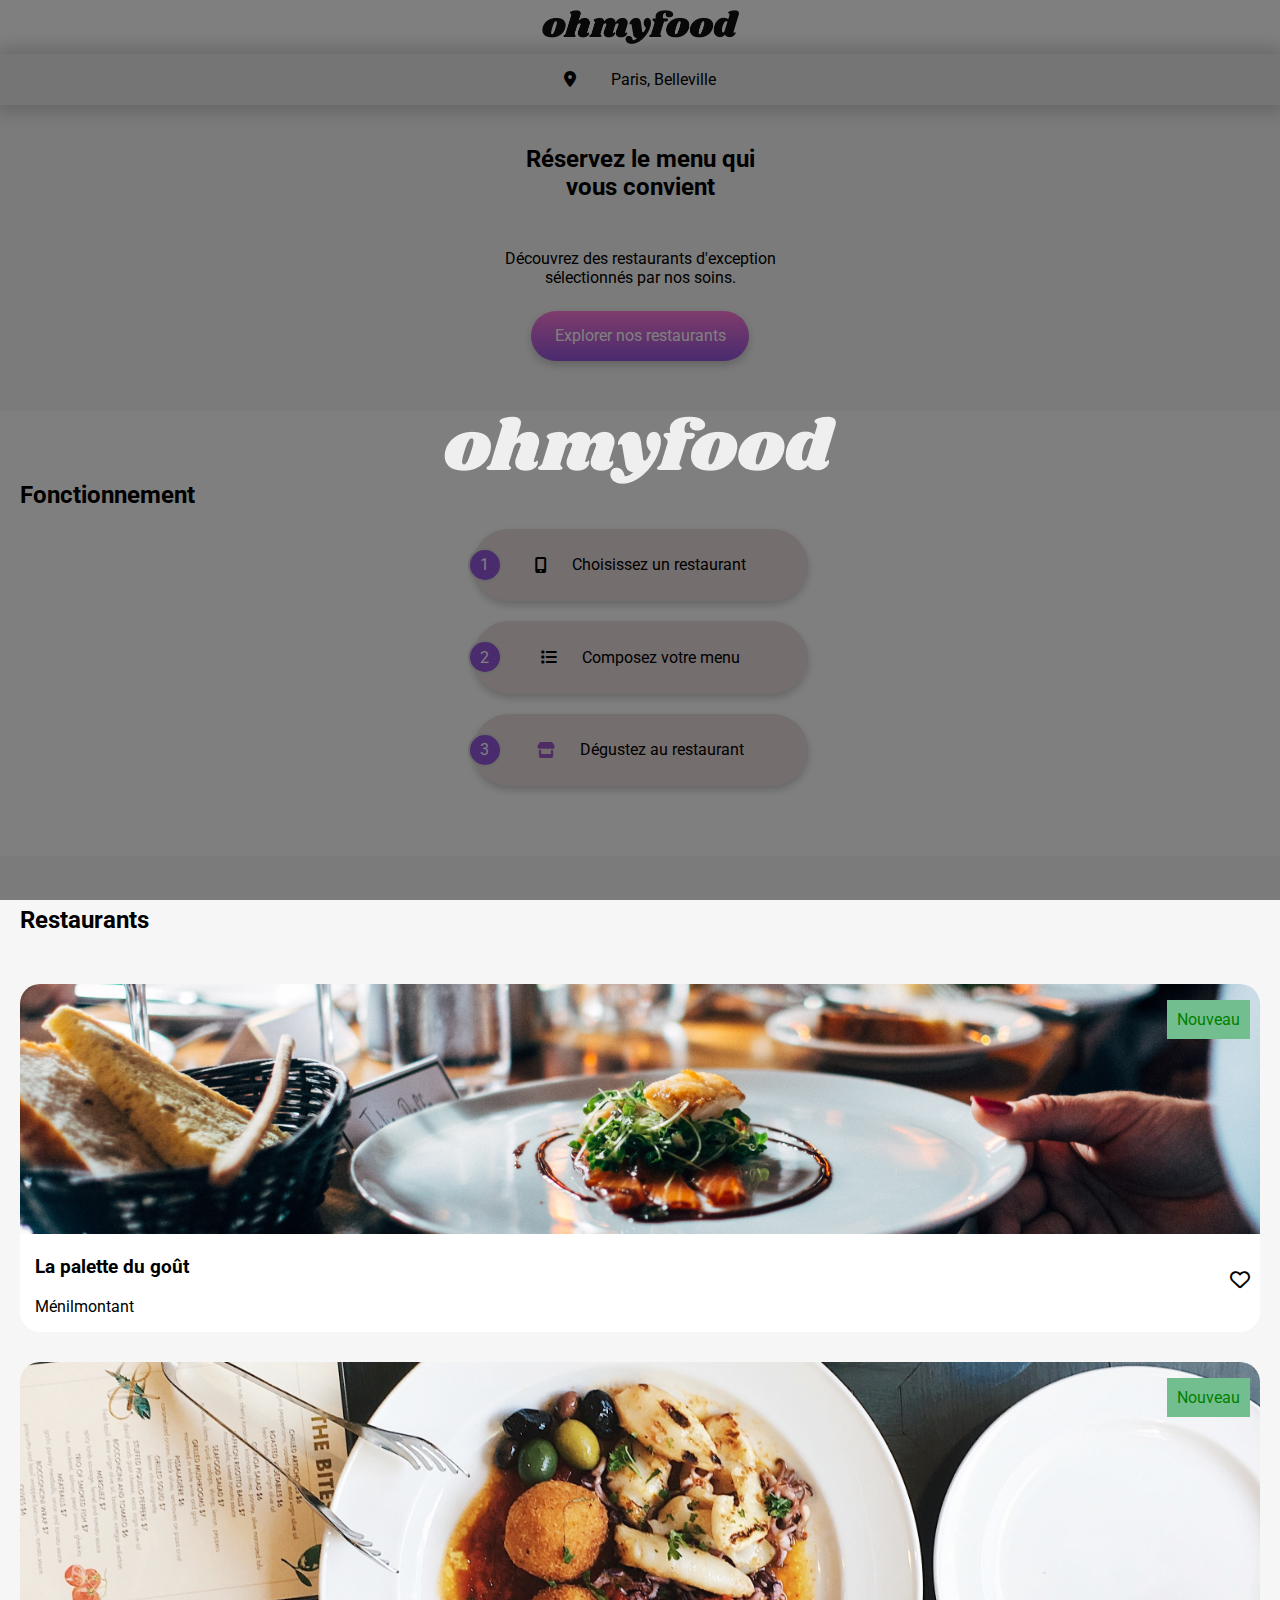
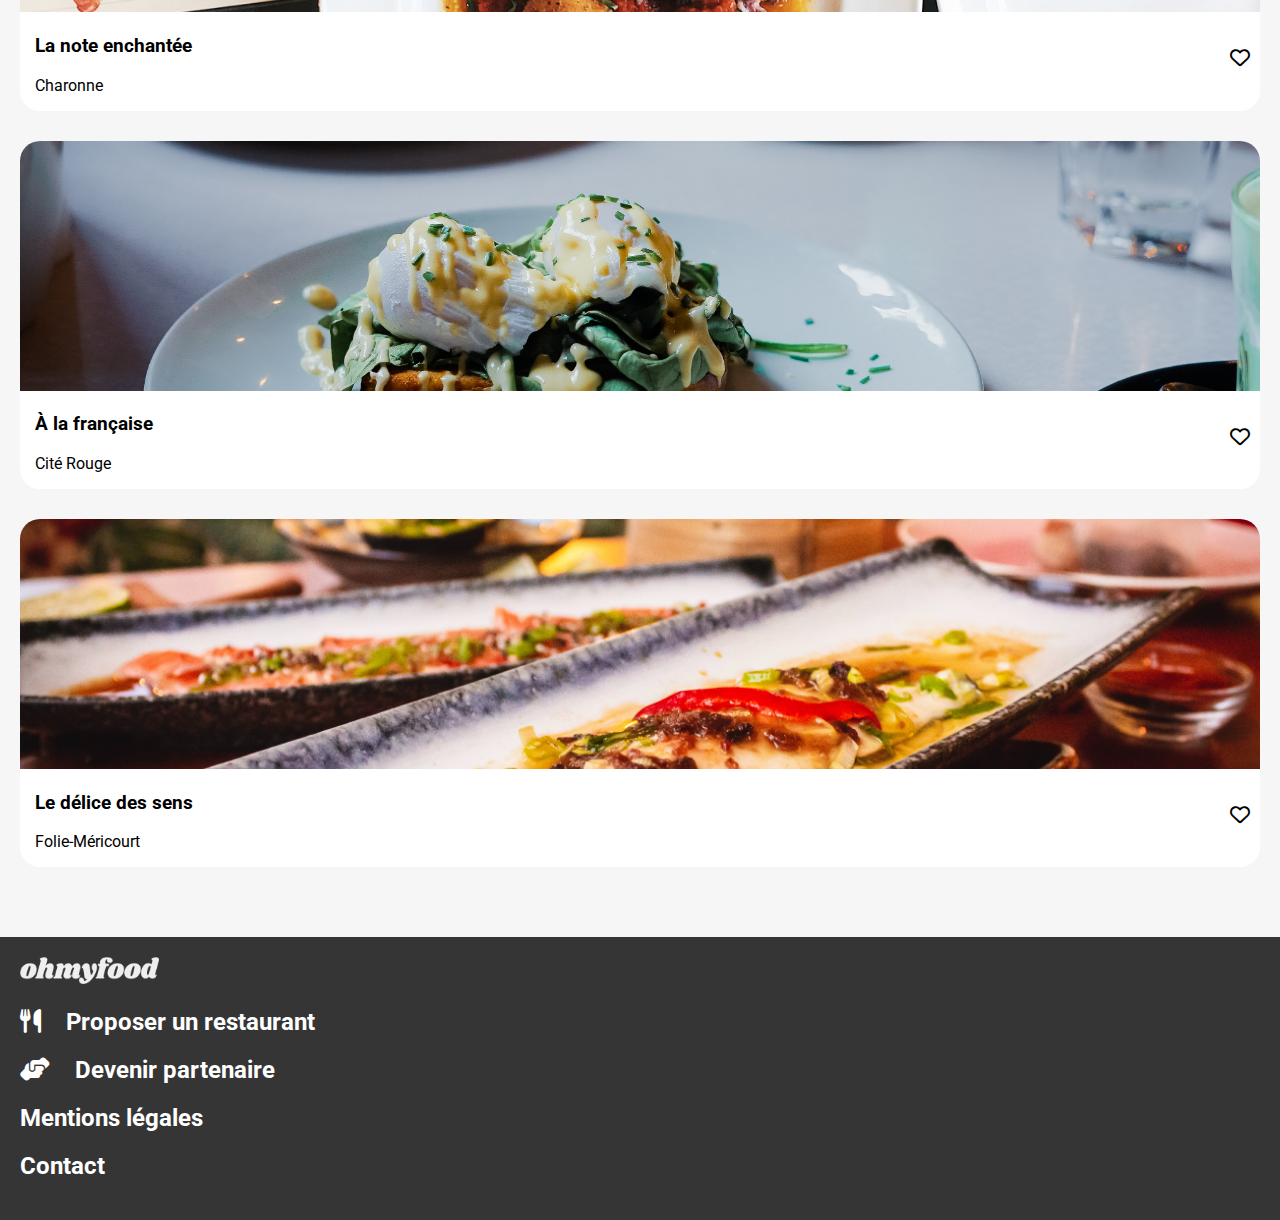
<file: index.html>
<!DOCTYPE html>
<html>
<head>
   <meta charset="UTF-8">
   <meta name="viewport" content="width=device-width, initial-scale=1.0">
   <title>Ohmyfood - Homepage</title>
   <link rel="stylesheet" href="https://cdnjs.cloudflare.com/ajax/libs/font-awesome/6.2.1/css/all.min.css"
        integrity="sha512-MV7K8+y+gLIBoVD59lQIYicR65iaqukzvf/nwasF0nqhPay5w/9lJmVM2hMDcnK1OnMGCdVK+iQrJ7lzPJQd1w=="
        crossorigin="anonymous" referrerpolicy="no-referrer">
   <link rel="stylesheet" type="text/css" href="styles.css">
   <link rel="stylesheet" type="text/scss" href="styles.scss">
   <link rel="preconnect" href="https://fonts.googleapis.com">
   <link rel="preconnect" href="https://fonts.gstatic.com" crossorigin>
   <link href="https://fonts.googleapis.com/css2?family=Roboto&display=swap" rel="stylesheet">
</head>

<body>
   <div class="loader">

      <img src="Images et textes Ohmyfood/images/logo/ohmyfood.png" alt="Logo Ohmyfood">

   </div>

         <header>
            <div class="logo-header">
               <img class="logo-ohmyfood" src="Images et textes Ohmyfood/images/logo/ohmyfood.png" alt="Logo Ohmyfood">
            </div>
         </header>

<main>
         <div class="champ-de-selection">
            
            <p class="icone-srch"> <i class="fa-solid fa-location-dot"></i></p>
            
            <p>Paris, Belleville</p>

         </div>

         
         <div class="reservation">
            <h2 class="slogan">Réservez le menu qui vous convient</h2>
            <p class="slogan2">Découvrez des restaurants d'exception sélectionnés par nos soins.</p>
            
            <div class="animation-button">
            <a href="#" class="button_restaurants">
               Explorer nos restaurants
            </a>
            </div>

         </div>

         <div class="fonctionnement">
            <div>
               <h2>Fonctionnement</h2>
            </div>

            <div class="bloc-etapes">
               <div class="etapes"> <p class="num">1</p> <i class="fa-solid fa-mobile-screen-button"></i> Choisissez un restaurant</div>
               
               <div class="etapes"> <p class="num">2</p> <i class="fa-solid fa-list"></i> Composez votre menu</div>
               
               <div class="etapes"> <p class="num">3</p> <i class="fa-solid fa-store"></i> Dégustez au restaurant</div>
               
            </div>

         </div>

<div class="restaurants">
               <h2>Restaurants</h2>
            <div class="test">

               <a href="index_restaurant_1.html">
                  <article class="restaurant-cards">
                     <img src="Images et textes Ohmyfood/images/restaurants/jay-wennington-N_Y88TWmGwA-unsplash.jpg" alt="">
               </a>

               <p class="new">Nouveau</p>
                     <div class="card-content">
                           <div class="card-text">
                              <h3 class="card-title">La palette du goût</h3>
                              <p class="card-subtitle">Ménilmontant</p>
                           </div>
                           
                           <div class="animated">    
                              <i class="fa-solid fa-heart"></i>    
                              <i class="fa-regular fa-heart"></i>
                           </div>
                           <link rel="stylesheet" href="https://cdnjs.cloudflare.com/ajax/libs/font-awesome/6.5.1/css/all.min.css">

                     </div>
                  
                  </article>

               <a href="index_restaurant_3.html">
                  <article class="restaurant-cards">
                     <img src="Images et textes Ohmyfood/images/restaurants/stil-u2Lp8tXIcjw-unsplash.jpg" alt="">
                     
               </a>
               <p class="new">Nouveau</p>
                     <div class="card-content">
                        <div class="card-text">
                           <h3 class="card-title">La note enchantée</h3>
                           <p class="card-subtitle">Charonne</p>
                        </div>

                        <div class="animated">    
                              <i class="fa-solid fa-heart"></i>    
                              <i class="fa-regular fa-heart"></i>
                           </div>
                           <link rel="stylesheet" href="https://cdnjs.cloudflare.com/ajax/libs/font-awesome/6.5.1/css/all.min.css">


                     </div>
                  </article>
               </div>
            <div class="test">
               <a href="index_restaurant_4.html">
                  <article class="restaurant-cards">
                     <img src="Images et textes Ohmyfood/images/restaurants/toa-heftiba-DQKerTsQwi0-unsplash.jpg" alt="">
               </a>
                     <div class="card-content">
                        <div class="card-text">
                           <h3 class="card-title">À la française</h3>
                           <p class="card-subtitle">Cité Rouge</p>
                           </div>
                           <div class="animated">    
                              <i class="fa-solid fa-heart"></i>    
                              <i class="fa-regular fa-heart"></i>
                           </div>
                           <link rel="stylesheet" href="https://cdnjs.cloudflare.com/ajax/libs/font-awesome/6.5.1/css/all.min.css">


                  </div>
                  </article>
              

               <a href="index_restaurant_2.html">
                  <article class="restaurant-cards">
                     <img src="Images et textes Ohmyfood/images/restaurants/louis-hansel-shotsoflouis-qNBGVyOCY8Q-unsplash.jpg" alt="">
               </a>
                     <div class="card-content">
                        <div class="card-text">
                        <h3 class="card-title">Le délice des sens</h3>
                        <p class="card-subtitle">Folie-Méricourt</p>
                        </div>
                        <div class="animated">    
                           <i class="fa-solid fa-heart"></i>    
                           <i class="fa-regular fa-heart"></i>
                        </div>
                        <link rel="stylesheet" href="https://cdnjs.cloudflare.com/ajax/libs/font-awesome/6.5.1/css/all.min.css">

                  </div>
                  </article>
               </div>

            </div>
         </div>
</div>

</main>

<footer> 
                          <!--FOOTER-->
        
         
   <div class="footer-content">

      <img class="logo-ohmyfood-footer" src="Images et textes Ohmyfood/images/logo/ohmyfood.png" alt="Logo Ohmyfood">
      <h2><i class="fa-sharp fa-solid fa-utensils"></i>Proposer un restaurant</h2>
      <h2><i class="fa-solid fa-handshake-angle"></i>Devenir partenaire</h2>
      <h2>Mentions légales</h2>
      <a href="#"><h2>Contact</h2></a>
   </div>
   
</footer>
</body>
</html>
</file>
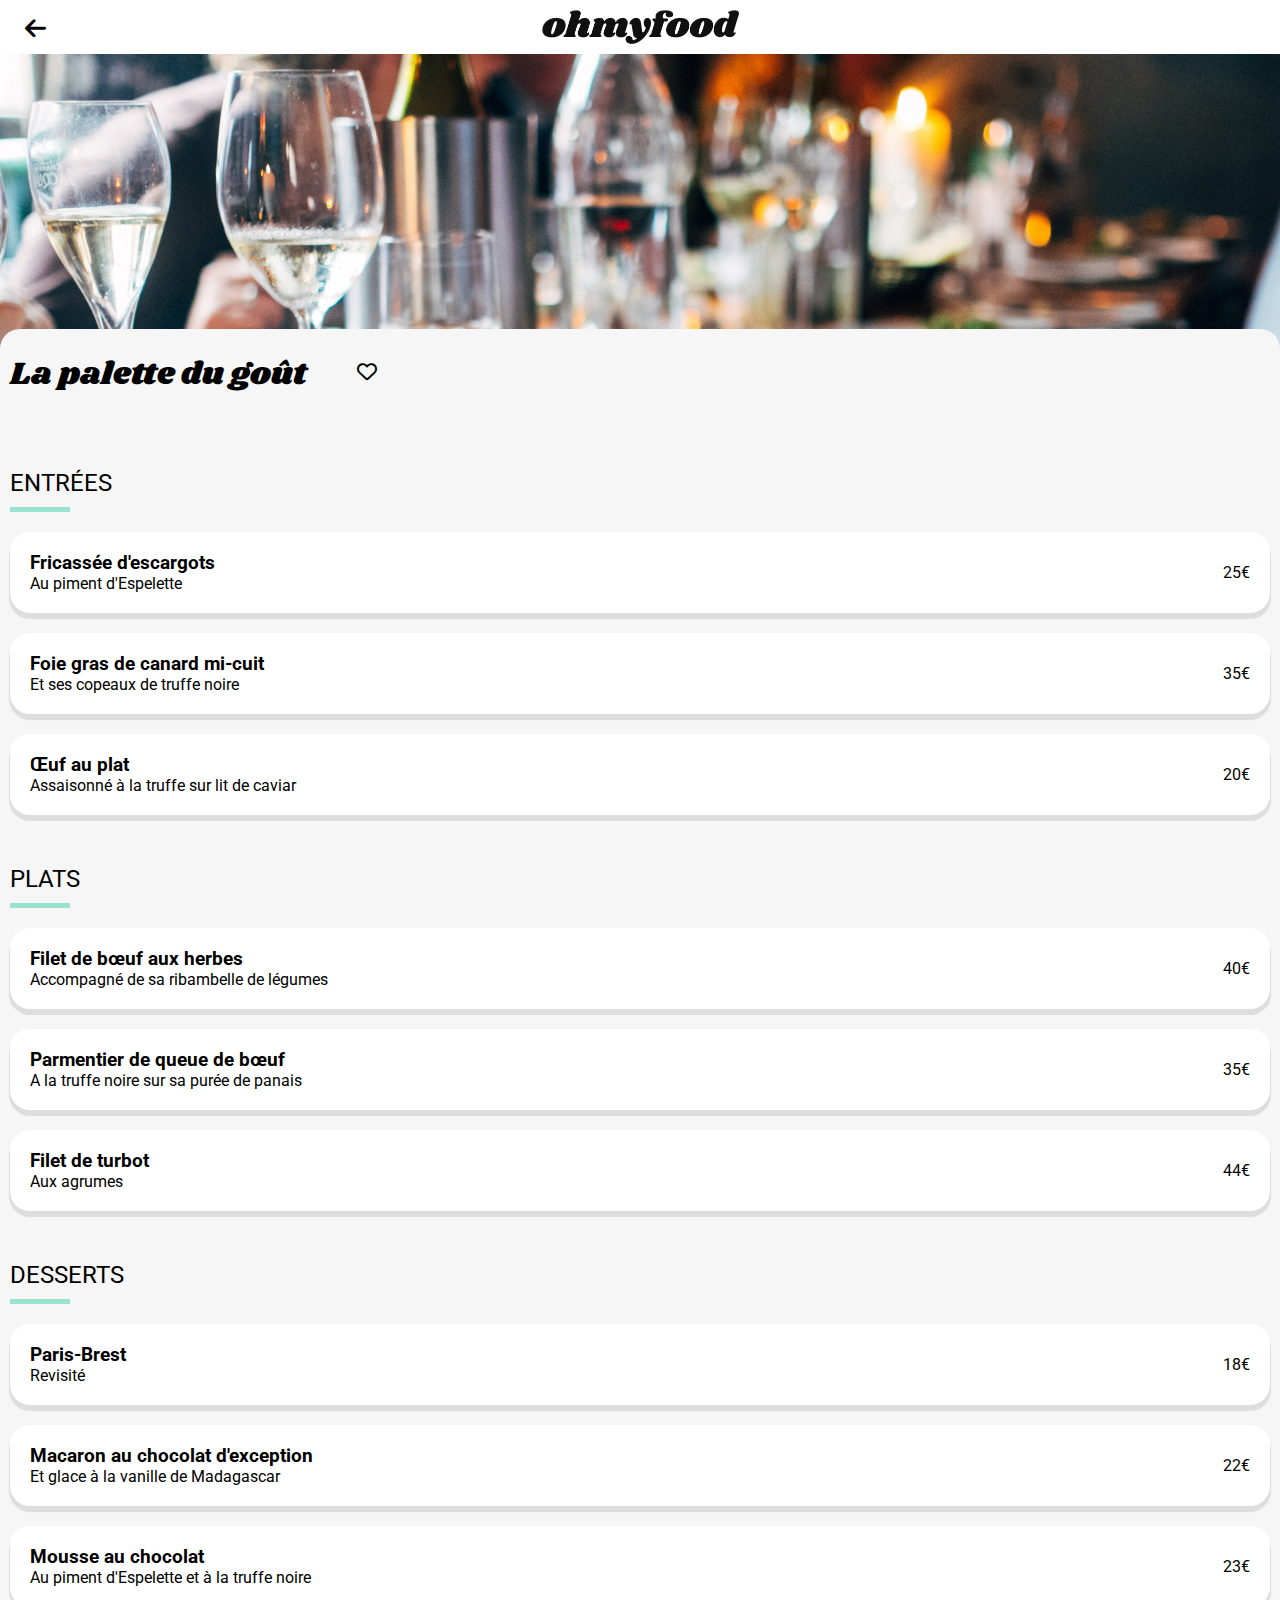
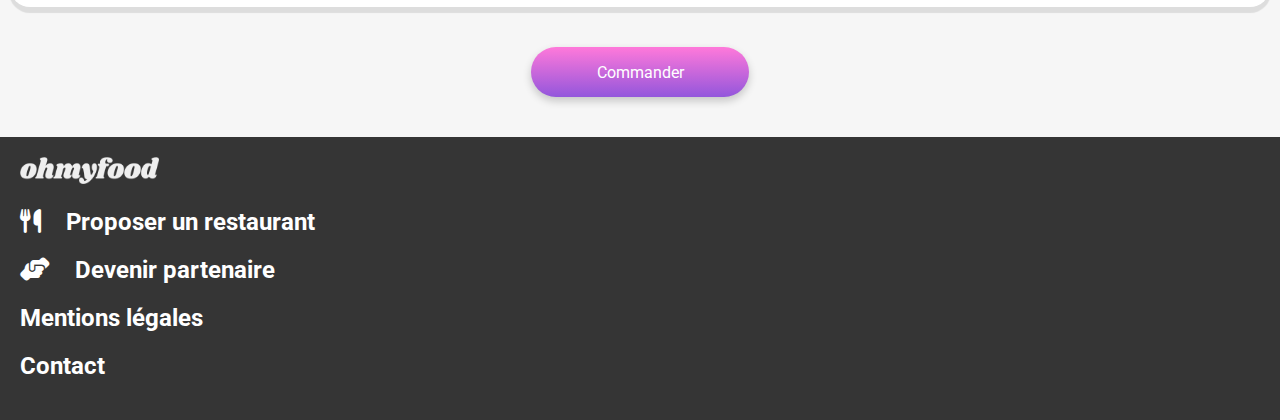
<file: index_restaurant_1.html>
<!DOCTYPE html>
<html>
<head>
   <meta charset="UTF-8">
   <meta name="viewport" content="width=device-width, initial-scale=1.0">
   <title>Menu - La palette du goût</title>
   <link rel="stylesheet" href="https://cdnjs.cloudflare.com/ajax/libs/font-awesome/6.2.1/css/all.min.css"
        integrity="sha512-MV7K8+y+gLIBoVD59lQIYicR65iaqukzvf/nwasF0nqhPay5w/9lJmVM2hMDcnK1OnMGCdVK+iQrJ7lzPJQd1w=="
        crossorigin="anonymous" referrerpolicy="no-referrer">
   <link rel="stylesheet" type="text/css" href="styles.css">
   <link rel="preconnect" href="https://fonts.googleapis.com">
   <link rel="preconnect" href="https://fonts.gstatic.com" crossorigin>
   <link href="https://fonts.googleapis.com/css2?family=Roboto&display=swap" rel="stylesheet">
   <link rel="preconnect" href="https://fonts.googleapis.com">
<link rel="preconnect" href="https://fonts.gstatic.com" crossorigin>
<link href="https://fonts.googleapis.com/css2?family=Shrikhand&display=swap" rel="stylesheet">
</head>

<body>

         <header>

            <a href="index.html" class="arrow"><i class="fa-solid fa-arrow-left"></i></a>
            <div class="logo-header">
            
                
                <img class="logo-ohmyfood" src="Images et textes Ohmyfood/images/logo/ohmyfood.png" alt="Logo Ohmyfood">
            </div>
         </header>

<main>
    <div class="img_rest">
        <img class="img_menu_header" src="Images et textes Ohmyfood/images/restaurants/jay-wennington-N_Y88TWmGwA-unsplash.jpg" alt="">
    </div>

    <div class="menu_rest1">
        <div class="nom_rest1">
            <h1>La palette du goût</h1>
            <div class="animated">    
                <i class="fa-solid fa-heart"></i>    
                <i class="fa-regular fa-heart"></i>
             </div>
             <link rel="stylesheet" href="https://cdnjs.cloudflare.com/ajax/libs/font-awesome/6.5.1/css/all.min.css">
        </div>
            
            <h2 class="sections_rest">ENTRÉES</h2>
            <hr class="underline_sections"> 

            <div class="card">
                <div class="txt">
                   <div class="titre"><h3>Fricassée d'escargots</h3></div>
                   <div class="subtitle"><h4>Au piment d'Espelette</h4></div>
                </div>
                   <div class="price">25€</div>

               <!--Animation-->
                <div class="animated"><i class="fa-solid fa-circle-check fa-2xl"></i></div>
                <!--Animation-->


            </div>
             
            <div class="card">
                <div class="txt">
                   <div class="titre"><h3>Foie gras de canard mi-cuit</h3></div>
                   <div class="subtitle"><h4>Et ses copeaux de truffe noire</h4></div>
                </div>
                   <div class="price">35€</div>
                   <div class="animated"><i class="fa-solid fa-circle-check fa-2xl"></i></div>
            </div>

            <div class="card">
                <div class="txt">
                   <div class="titre"><h3>Œuf au plat</h3></div>
                   <div class="subtitle"><h4>Assaisonné à la truffe sur lit de caviar</h4></div>
                </div>
                   <div class="price">20€</div>
                   <div class="animated"><i class="fa-solid fa-circle-check fa-2xl"></i></div>
            </div>

            <h2 class="sections_rest">PLATS</h2>
            <hr class="underline_sections"> 

            <div class="card card-2">
                <div class="txt">
                   <div class="titre"><h3>Filet de bœuf aux herbes</h3></div>
                   <div class="subtitle"><h4>Accompagné de sa ribambelle de légumes</h4></div>
                </div>
                   <div class="price">40€</div>
                   <div class="animated"><i class="fa-solid fa-circle-check fa-2xl"></i></div>
            </div>

            <div class="card card-2">
                <div class="txt">
                   <div class="titre"><h3>Parmentier de queue de bœuf</h3></div>
                   <div class="subtitle"><h4>A la truffe noire sur sa purée de panais</h4></div>
                </div>
                   <div class="price">35€</div>
                   <div class="animated"><i class="fa-solid fa-circle-check fa-2xl"></i></div>
            </div>

            <div class="card card-2">
                <div class="txt">
                   <div class="titre"><h3>Filet de turbot</h3></div>
                   <div class="subtitle"><h4>Aux agrumes</h4></div>
                </div>
                   <div class="price">44€</div>
                   <div class="animated"><i class="fa-solid fa-circle-check fa-2xl"></i></div>
            </div>


            <h2 class="sections_rest">DESSERTS</h2>
            <hr class="underline_sections"> 

            <div class="card card-3">
                <div class="txt">
                   <div class="titre"><h3>Paris-Brest</h3></div>
                   <div class="subtitle"><h4>Revisité</h4></div>
                </div>
                   <div class="price">18€</div>
                   <div class="animated"><i class="fa-solid fa-circle-check fa-2xl"></i></div>
            </div>
            
            <div class="card card-3">
                <div class="txt">
                   <div class="titre"><h3>Macaron au chocolat d'exception</h3></div>
                   <div class="subtitle"><h4>Et glace à la vanille de Madagascar</h4></div>
                </div>
                   <div class="price">22€</div>
                   <div class="animated"><i class="fa-solid fa-circle-check fa-2xl"></i></div>
            </div>

            <div class="card card-3">
                <div class="txt">
                   <div class="titre"><h3>Mousse au chocolat</h3></div>
                   <div class="subtitle"><h4>Au piment d'Espelette et à la truffe noire</h4></div>
                </div>
                   <div class="price">23€</div>
                   <div class="animated"><i class="fa-solid fa-circle-check fa-2xl"></i></div>
            </div>

            <div class="commande">
                <div class="animation-button">
                    <a href="#" class="button_restaurants">
                       Commander
                    </a>
                    </div>
            </div>
    </div>
    

</main>
<footer>                        <!--FOOTER-->
                            
    <div class="footer-content">

        <img class="logo-ohmyfood-footer" src="Images et textes Ohmyfood/images/logo/ohmyfood.png" alt="Logo Ohmyfood">
        <h2><i class="fa-sharp fa-solid fa-utensils"></i>Proposer un restaurant</h2>
        <h2><i class="fa-solid fa-handshake-angle"></i>Devenir partenaire</h2>
        <h2>Mentions légales</h2>
        <a href="#"><h2>Contact</h2></a>
     </div>
     
  </footer>
  </body>
  </html>
</file>
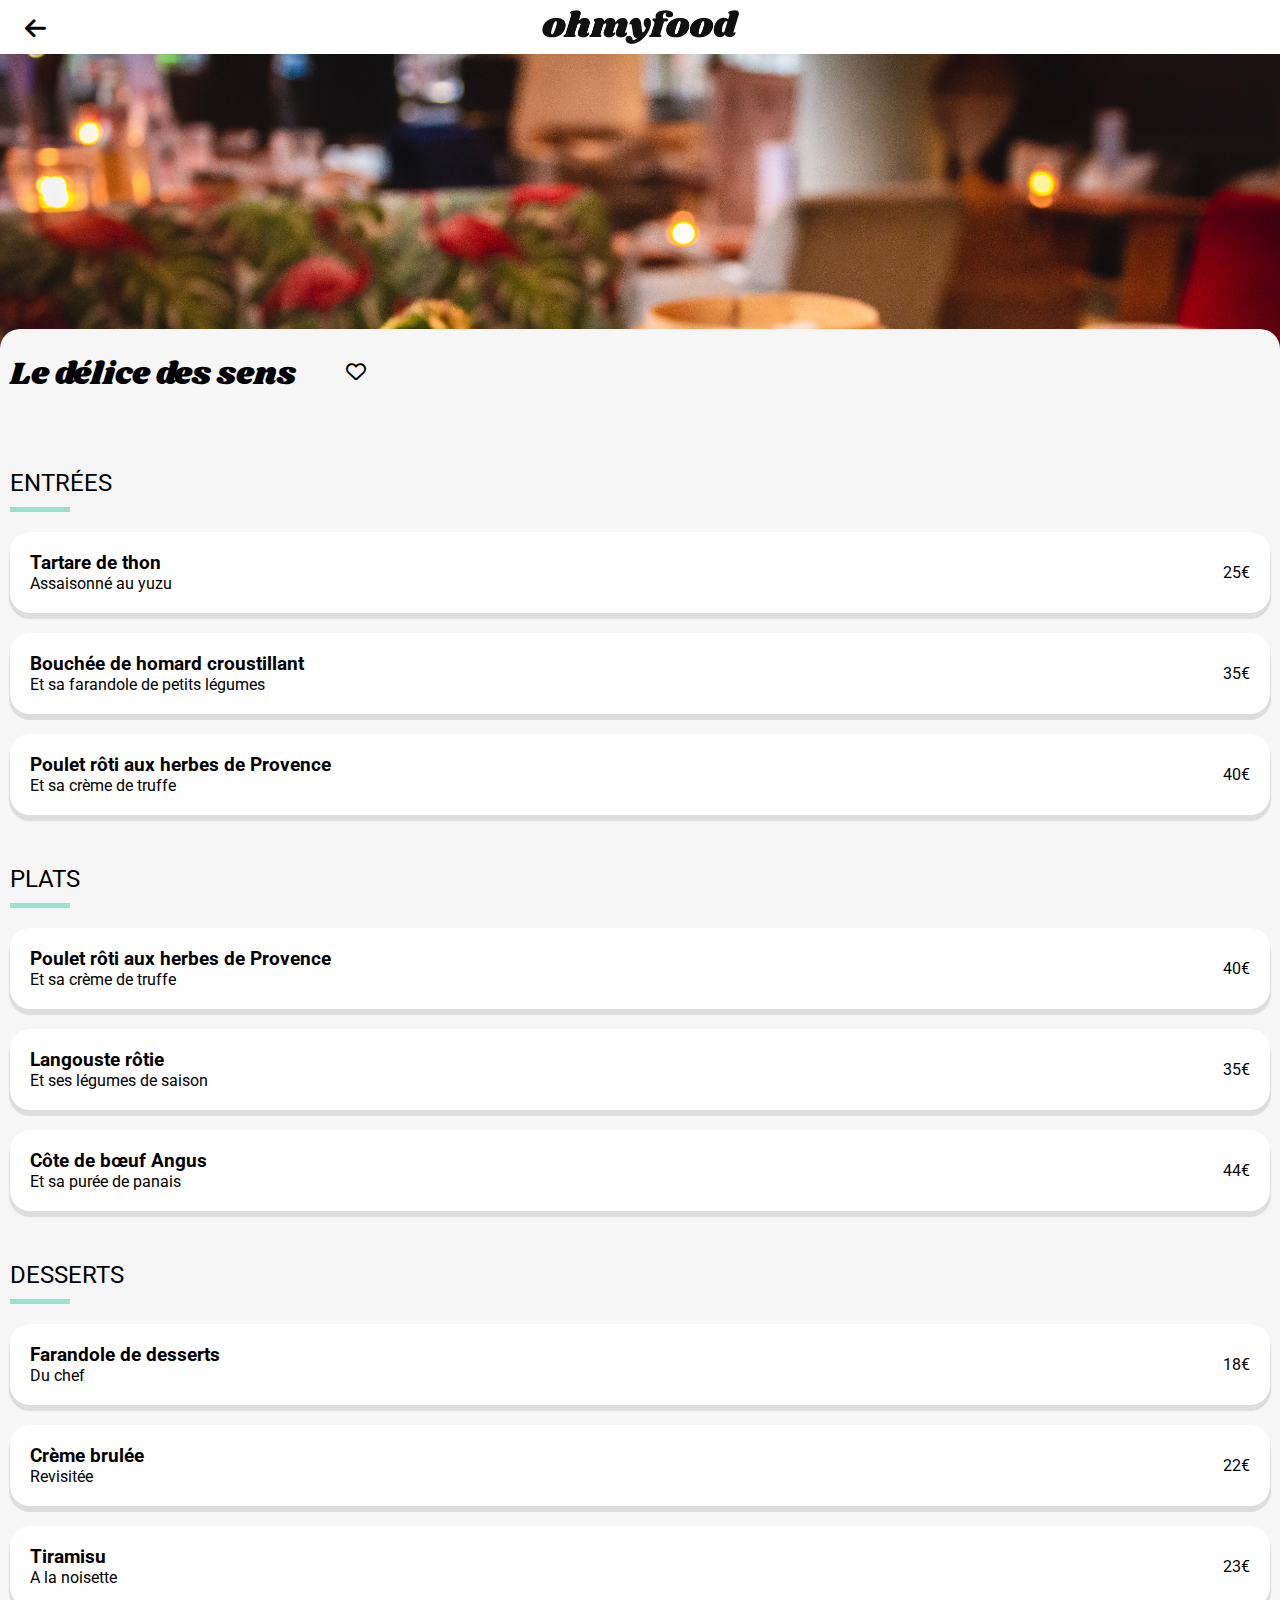
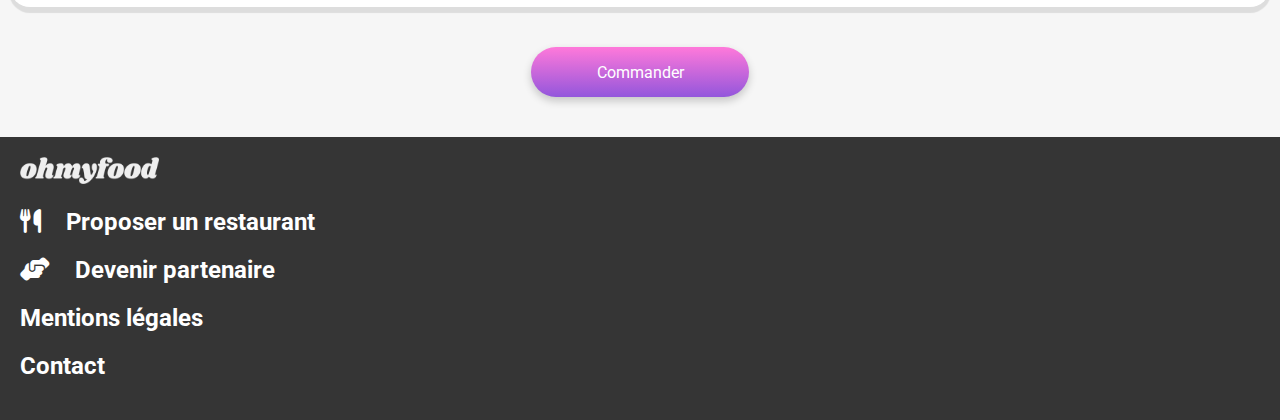
<file: index_restaurant_2.html>
<!DOCTYPE html>
<html>
<head>
   <meta charset="UTF-8">
   <meta name="viewport" content="width=device-width, initial-scale=1.0">
   <title>Menu - Le délice des sens</title>
   <link rel="stylesheet" href="https://cdnjs.cloudflare.com/ajax/libs/font-awesome/6.2.1/css/all.min.css"
        integrity="sha512-MV7K8+y+gLIBoVD59lQIYicR65iaqukzvf/nwasF0nqhPay5w/9lJmVM2hMDcnK1OnMGCdVK+iQrJ7lzPJQd1w=="
        crossorigin="anonymous" referrerpolicy="no-referrer">
   <link rel="stylesheet" type="text/css" href="styles.css">
   <link rel="preconnect" href="https://fonts.googleapis.com">
   <link rel="preconnect" href="https://fonts.gstatic.com" crossorigin>
   <link href="https://fonts.googleapis.com/css2?family=Roboto&display=swap" rel="stylesheet">
   <link rel="preconnect" href="https://fonts.googleapis.com">
<link rel="preconnect" href="https://fonts.gstatic.com" crossorigin>
<link href="https://fonts.googleapis.com/css2?family=Shrikhand&display=swap" rel="stylesheet">
</head>

<body>

         <header>

            <a href="index.html" class="arrow"><i class="fa-solid fa-arrow-left"></i></a>
            <div class="logo-header">
            
                
                <img class="logo-ohmyfood" src="Images et textes Ohmyfood/images/logo/ohmyfood.png" alt="Logo Ohmyfood">
            </div>
         </header>

<main>
    <div class="img_rest">
        <img class="img_menu_header" src="Images et textes Ohmyfood/images/restaurants/louis-hansel-shotsoflouis-qNBGVyOCY8Q-unsplash.jpg" alt="">
    </div>

    <div class="menu_rest1">
        <div class="nom_rest1">
            <h1>Le délice des sens</h1>
            <div class="animated">    
               <i class="fa-solid fa-heart"></i>    
               <i class="fa-regular fa-heart"></i>
            </div>
            <link rel="stylesheet" href="https://cdnjs.cloudflare.com/ajax/libs/font-awesome/6.5.1/css/all.min.css">
       </div>

        <h2 class="sections_rest">ENTRÉES</h2>
        <hr class="underline_sections"> 

        <div class="card">
            <div class="txt">
               <div class="titre"><h3>Tartare de thon</h3></div>
               <div class="subtitle"><h4>Assaisonné au yuzu</h4></div>
            </div>
               <div class="price">25€</div>
            <div class="animated"><i class="fa-solid fa-circle-check fa-2xl"></i></div>
        </div>
         
        <div class="card">
            <div class="txt">
               <div class="titre"><h3>Bouchée de homard croustillant</h3></div>
               <div class="subtitle"><h4>Et sa farandole de petits légumes</h4></div>
            </div>
               <div class="price">35€</div>
               <div class="animated"><i class="fa-solid fa-circle-check fa-2xl"></i></div>
        </div>

        <div class="card">
            <div class="txt">
               <div class="titre"><h3>Poulet rôti aux herbes de Provence</h3></div>
               <div class="subtitle"><h4>Et sa crème de truffe</h4></div>
            </div>
               <div class="price">40€</div>
               <div class="animated"><i class="fa-solid fa-circle-check fa-2xl"></i></div>
        </div>

        <h2 class="sections_rest">PLATS</h2>
        <hr class="underline_sections"> 

        <div class="card card-2">
            <div class="txt">
               <div class="titre"><h3>Poulet rôti aux herbes de Provence</h3></div>
               <div class="subtitle"><h4>Et sa crème de truffe</h4></div>
            </div>
               <div class="price">40€</div>
               <div class="animated"><i class="fa-solid fa-circle-check fa-2xl"></i></div>
        </div>

        <div class="card card-2">
            <div class="txt">
               <div class="titre"><h3>Langouste rôtie</h3></div>
               <div class="subtitle"><h4>Et ses légumes de saison</h4></div>
            </div>
               <div class="price">35€</div>
               <div class="animated"><i class="fa-solid fa-circle-check fa-2xl"></i></div>
        </div>

        <div class="card card-2">
            <div class="txt">
               <div class="titre"><h3>Côte de bœuf Angus</h3></div>
               <div class="subtitle"><h4>Et sa purée de panais</h4></div>
            </div>
               <div class="price">44€</div>
               <div class="animated"><i class="fa-solid fa-circle-check fa-2xl"></i></div>
        </div>


        <h2 class="sections_rest">DESSERTS</h2>
        <hr class="underline_sections"> 

        <div class="card card-3">
            <div class="txt">
               <div class="titre"><h3>Farandole de desserts</h3></div>
               <div class="subtitle"><h4>Du chef</h4></div>
            </div>
               <div class="price">18€</div>
               <div class="animated"><i class="fa-solid fa-circle-check fa-2xl"></i></div>
        </div>
        
        <div class="card card-3">
            <div class="txt">
               <div class="titre"><h3>Crème brulée</h3></div>
               <div class="subtitle"><h4>Revisitée</h4></div>
            </div>
               <div class="price">22€</div>
               <div class="animated"><i class="fa-solid fa-circle-check fa-2xl"></i></div>
        </div>

        <div class="card card-3">
            <div class="txt">
               <div class="titre"><h3>Tiramisu</h3></div>
               <div class="subtitle"><h4>A la noisette</h4></div>
            </div>
               <div class="price">23€</div>
               <div class="animated"><i class="fa-solid fa-circle-check fa-2xl"></i></div>
        </div>

        <div class="commande">
            <div class="animation-button">
                <a href="#" class="button_restaurants">
                   Commander
                </a>
                </div>
        </div>
</div>


</main>
<footer>                        <!--FOOTER-->
                            
    <div class="footer-content">

        <img class="logo-ohmyfood-footer" src="Images et textes Ohmyfood/images/logo/ohmyfood.png" alt="Logo Ohmyfood">
        <h2><i class="fa-sharp fa-solid fa-utensils"></i>Proposer un restaurant</h2>
        <h2><i class="fa-solid fa-handshake-angle"></i>Devenir partenaire</h2>
        <h2>Mentions légales</h2>
        <a href="#"><h2>Contact</h2></a>
     </div>
     
     
        
  
  </footer>
  </body>
  </html>
</file>
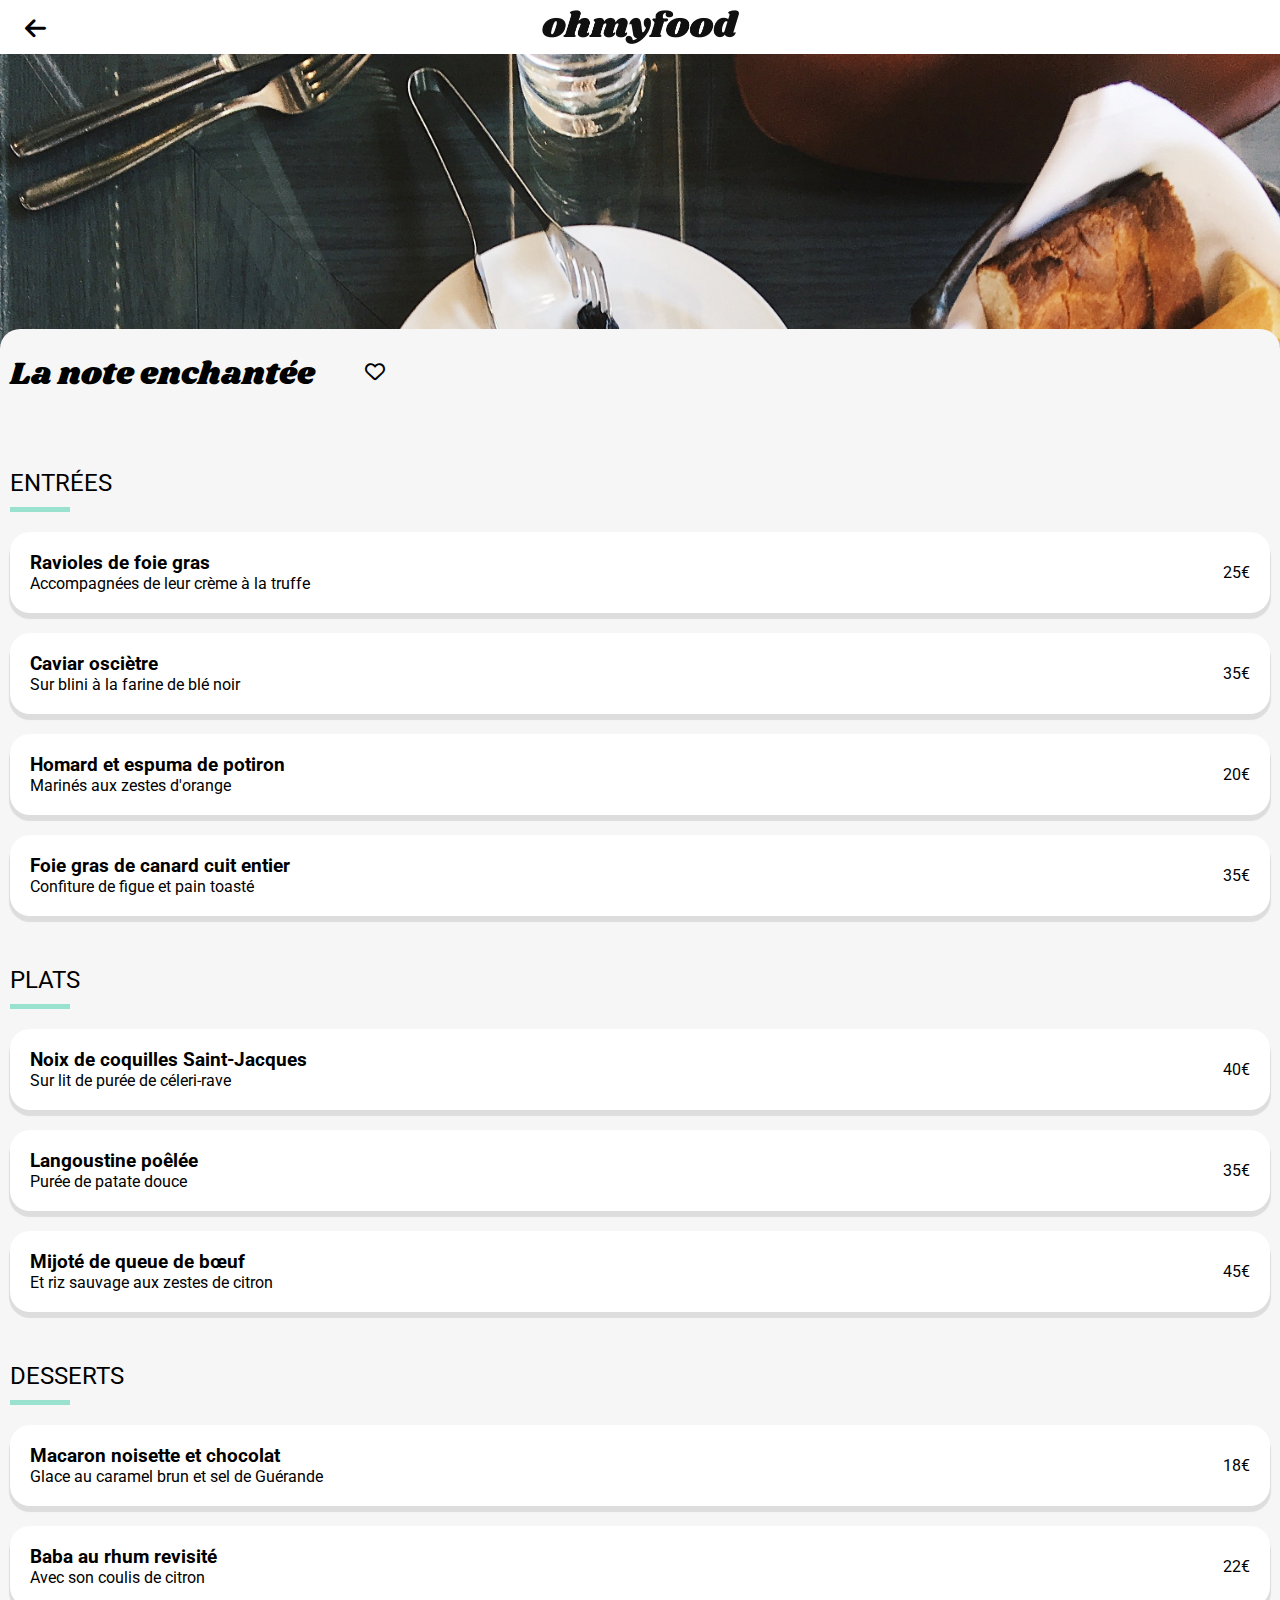
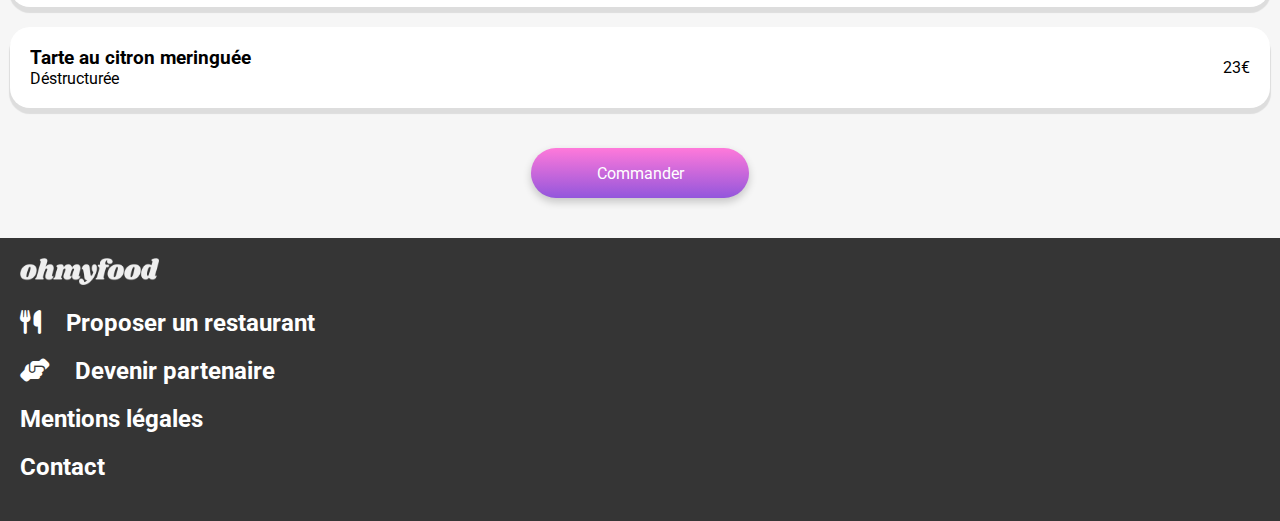
<file: index_restaurant_3.html>
<!DOCTYPE html>
<html>
<head>
   <meta charset="UTF-8">
   <meta name="viewport" content="width=device-width, initial-scale=1.0">
   <title>Menu - La note enchantée</title>
   <link rel="stylesheet" href="https://cdnjs.cloudflare.com/ajax/libs/font-awesome/6.2.1/css/all.min.css"
        integrity="sha512-MV7K8+y+gLIBoVD59lQIYicR65iaqukzvf/nwasF0nqhPay5w/9lJmVM2hMDcnK1OnMGCdVK+iQrJ7lzPJQd1w=="
        crossorigin="anonymous" referrerpolicy="no-referrer">
   <link rel="stylesheet" type="text/css" href="styles.css">
   <link rel="preconnect" href="https://fonts.googleapis.com">
   <link rel="preconnect" href="https://fonts.gstatic.com" crossorigin>
   <link href="https://fonts.googleapis.com/css2?family=Roboto&display=swap" rel="stylesheet">
   <link rel="preconnect" href="https://fonts.googleapis.com">
<link rel="preconnect" href="https://fonts.gstatic.com" crossorigin>
<link href="https://fonts.googleapis.com/css2?family=Shrikhand&display=swap" rel="stylesheet">
</head>

<body>

         <header>

            <a href="index.html" class="arrow"><i class="fa-solid fa-arrow-left"></i></a>
            <div class="logo-header">
            
                
                <img class="logo-ohmyfood" src="Images et textes Ohmyfood/images/logo/ohmyfood.png" alt="Logo Ohmyfood">
            </div>
         </header>

<main>
    <div class="img_rest">
        <img class="img_menu_header" src="Images et textes Ohmyfood/images/restaurants/stil-u2Lp8tXIcjw-unsplash.jpg" alt="">
    </div>

    <div class="menu_rest1">
        <div class="nom_rest1">
            <h1>La note enchantée</h1>
            <div class="animated">    
               <i class="fa-solid fa-heart"></i>    
               <i class="fa-regular fa-heart"></i>
            </div>
            <link rel="stylesheet" href="https://cdnjs.cloudflare.com/ajax/libs/font-awesome/6.5.1/css/all.min.css">
       </div>

        <h2 class="sections_rest">ENTRÉES</h2>
        <hr class="underline_sections"> 

        <div class="card">
            <div class="txt">
               <div class="titre"><h3>Ravioles de foie gras</h3></div>
               <div class="subtitle"><h4>Accompagnées de leur crème à la truffe</h4></div>
            </div>
               <div class="price">25€</div>
            <div class="animated"><i class="fa-solid fa-circle-check fa-2xl"></i></div>
        </div>
         
        <div class="card">
            <div class="txt">
               <div class="titre"><h3>Caviar osciètre</h3></div>
               <div class="subtitle"><h4>Sur blini à la farine de blé noir</h4></div>
            </div>
               <div class="price">35€</div>
               <div class="animated"><i class="fa-solid fa-circle-check fa-2xl"></i></div>
        </div>

        <div class="card">
            <div class="txt">
               <div class="titre"><h3>Homard et espuma de potiron</h3></div>
               <div class="subtitle"><h4>Marinés aux zestes d'orange</h4></div>
            </div>
               <div class="price">20€</div>
               <div class="animated"><i class="fa-solid fa-circle-check fa-2xl"></i></div>
        </div>

        <div class="card">
            <div class="txt">
               <div class="titre"><h3>Foie gras de canard cuit entier</h3></div>
               <div class="subtitle"><h4>Confiture de figue et pain toasté</h4></div>
            </div>
               <div class="price">35€</div>
               <div class="animated"><i class="fa-solid fa-circle-check fa-2xl"></i></div>
        </div>

        <h2 class="sections_rest">PLATS</h2>
        <hr class="underline_sections"> 

        <div class="card card-2">
            <div class="txt">
               <div class="titre"><h3>Noix de coquilles Saint-Jacques</h3></div>
               <div class="subtitle"><h4>Sur lit de purée de céleri-rave</h4></div>
            </div>
               <div class="price">40€</div>
               <div class="animated"><i class="fa-solid fa-circle-check fa-2xl"></i></div>
        </div>

        <div class="card card-2">
            <div class="txt">
               <div class="titre"><h3>Langoustine poêlée</h3></div>
               <div class="subtitle"><h4>Purée de patate douce</h4></div>
            </div>
               <div class="price">35€</div>
               <div class="animated"><i class="fa-solid fa-circle-check fa-2xl"></i></div>
        </div>

        <div class="card card-2">
            <div class="txt">
               <div class="titre"><h3>Mijoté de queue de bœuf</h3></div>
               <div class="subtitle"><h4>Et riz sauvage aux zestes de citron</h4></div>
            </div>
               <div class="price">45€</div>
               <div class="animated"><i class="fa-solid fa-circle-check fa-2xl"></i></div>
        </div>


        <h2 class="sections_rest">DESSERTS</h2>
        <hr class="underline_sections"> 

        <div class="card card-3">
            <div class="txt">
               <div class="titre"><h3>Macaron noisette et chocolat</h3></div>
               <div class="subtitle"><h4>Glace au caramel brun et sel de Guérande</h4></div>
            </div>
               <div class="price">18€</div>
               <div class="animated"><i class="fa-solid fa-circle-check fa-2xl"></i></div>
        </div>
        
        <div class="card card-3">
            <div class="txt">
               <div class="titre"><h3>Baba au rhum revisité</h3></div>
               <div class="subtitle"><h4>Avec son coulis de citron</h4></div>
            </div>
               <div class="price">22€</div>
               <div class="animated"><i class="fa-solid fa-circle-check fa-2xl"></i></div>
        </div>

        <div class="card card-3">
            <div class="txt">
               <div class="titre"><h3>Tarte au citron meringuée</h3></div>
               <div class="subtitle"><h4>Déstructurée</h4></div>
            </div>
               <div class="price">23€</div>
               <div class="animated"><i class="fa-solid fa-circle-check fa-2xl"></i></div>
        </div>

        <div class="commande">
            <div class="animation-button">
                <a href="#" class="button_restaurants">
                   Commander
                </a>
                </div>
        </div>
</div>


</main>
<footer>                        <!--FOOTER-->
                            
    <div class="footer-content">

        <img class="logo-ohmyfood-footer" src="Images et textes Ohmyfood/images/logo/ohmyfood.png" alt="Logo Ohmyfood">
        <h2><i class="fa-sharp fa-solid fa-utensils"></i>Proposer un restaurant</h2>
        <h2><i class="fa-solid fa-handshake-angle"></i>Devenir partenaire</h2>
        <h2>Mentions légales</h2>
        <a href="#"><h2>Contact</h2></a>
     </div>
     
     
        
  
  </footer>
  </body>
  </html>
</file>
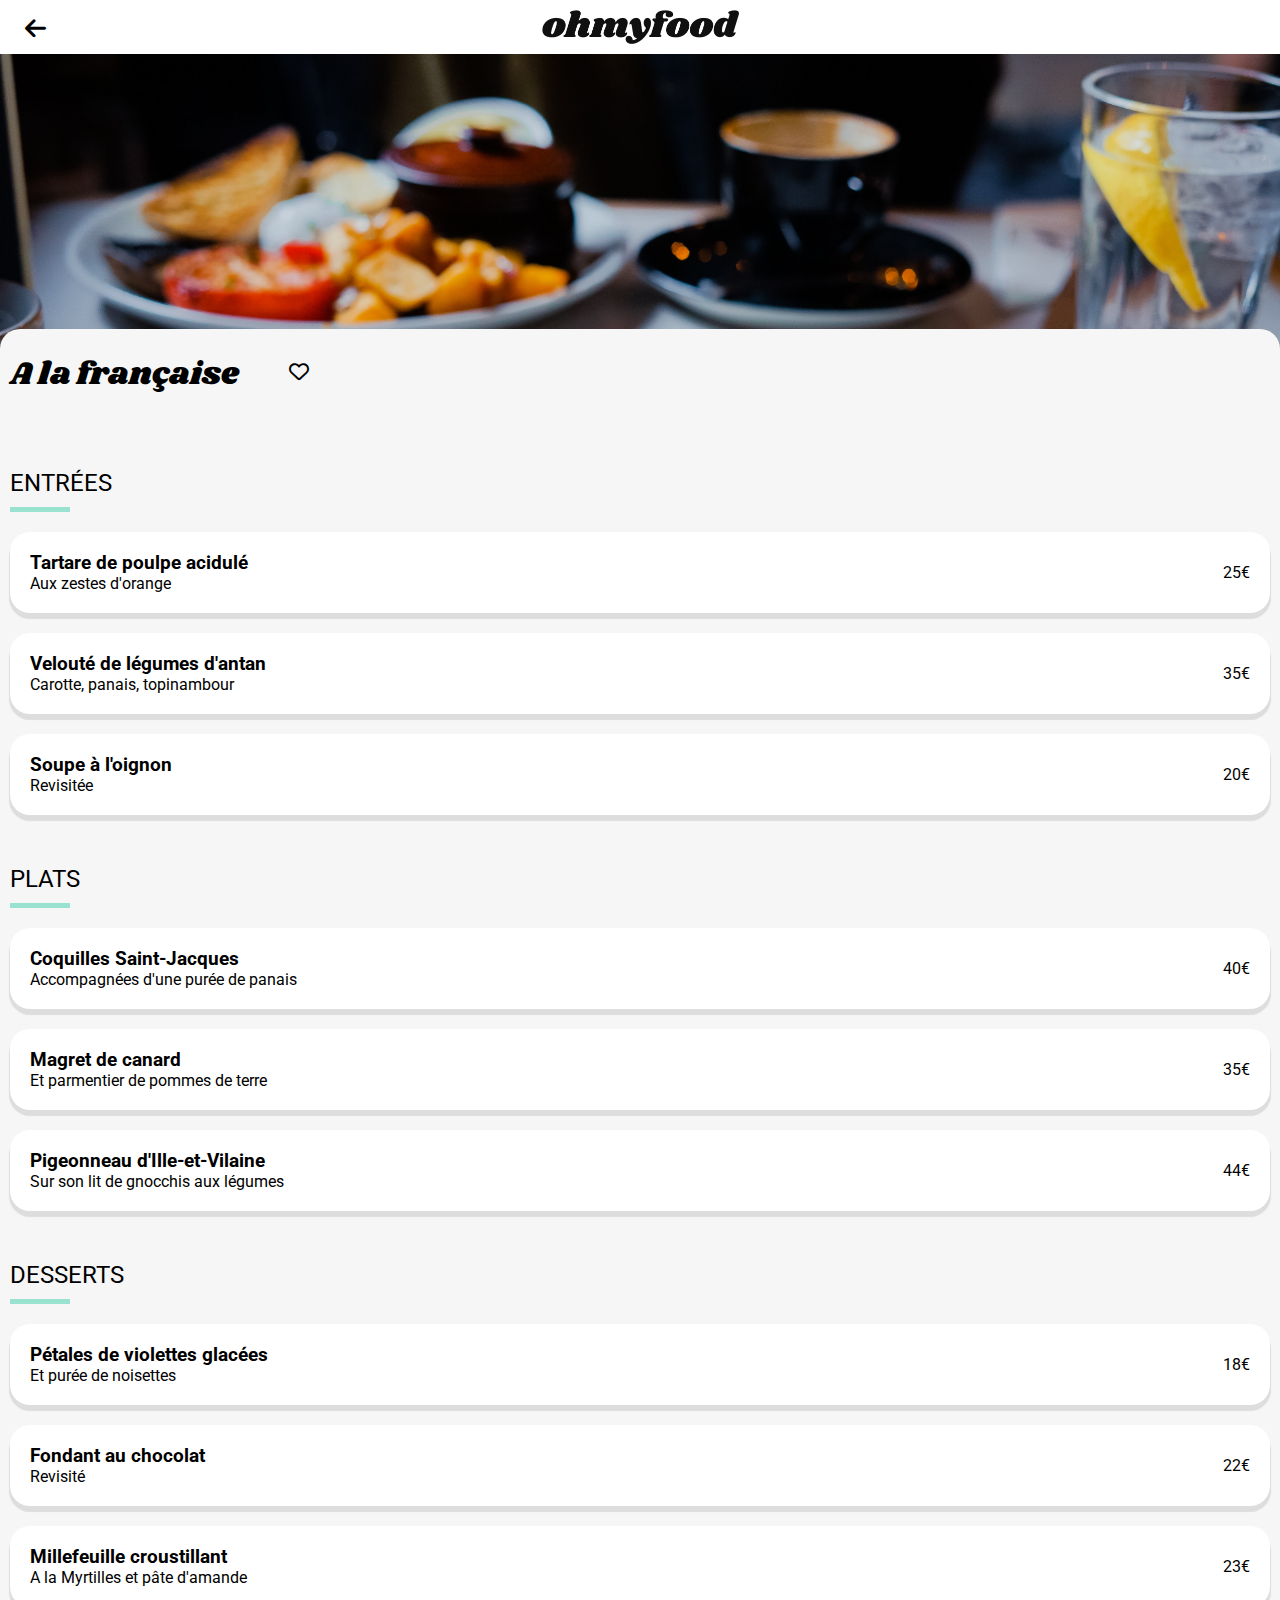
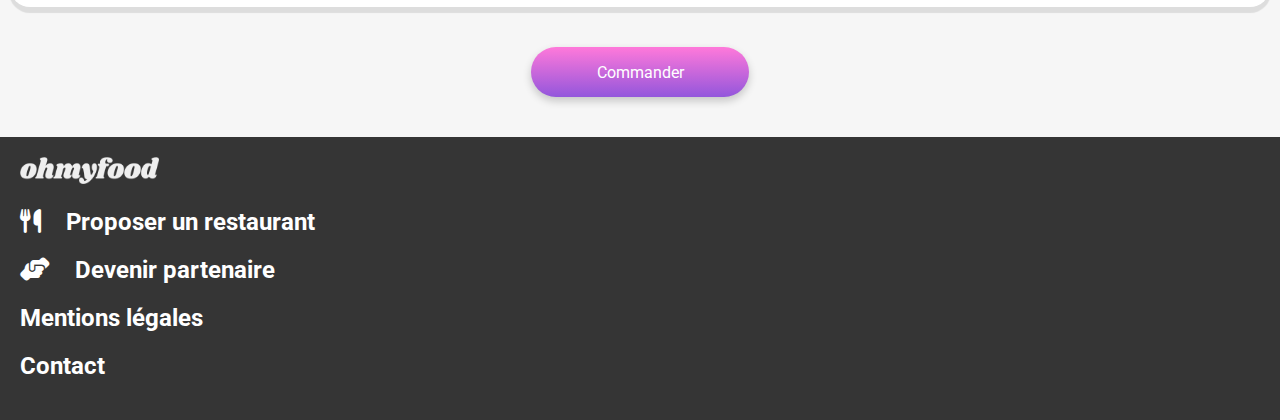
<file: index_restaurant_4.html>
<!DOCTYPE html>
<html>
<head>
   <meta charset="UTF-8">
   <meta name="viewport" content="width=device-width, initial-scale=1.0">
   <title>Menu - A la française</title>
   <link rel="stylesheet" href="https://cdnjs.cloudflare.com/ajax/libs/font-awesome/6.2.1/css/all.min.css"
        integrity="sha512-MV7K8+y+gLIBoVD59lQIYicR65iaqukzvf/nwasF0nqhPay5w/9lJmVM2hMDcnK1OnMGCdVK+iQrJ7lzPJQd1w=="
        crossorigin="anonymous" referrerpolicy="no-referrer">
   <link rel="stylesheet" type="text/css" href="styles.css">
   <link rel="preconnect" href="https://fonts.googleapis.com">
   <link rel="preconnect" href="https://fonts.gstatic.com" crossorigin>
   <link href="https://fonts.googleapis.com/css2?family=Roboto&display=swap" rel="stylesheet">
   <link rel="preconnect" href="https://fonts.googleapis.com">
<link rel="preconnect" href="https://fonts.gstatic.com" crossorigin>
<link href="https://fonts.googleapis.com/css2?family=Shrikhand&display=swap" rel="stylesheet">
</head>
<body>

         <header>

            <a href="index.html" class="arrow"><i class="fa-solid fa-arrow-left"></i></a>
            <div class="logo-header">
            
                
                <img class="logo-ohmyfood" src="Images et textes Ohmyfood/images/logo/ohmyfood.png" alt="Logo Ohmyfood">
            </div>
         </header>

<main>
    <div class="img_rest">
        <img class="img_menu_header" src="Images et textes Ohmyfood/images/restaurants/toa-heftiba-DQKerTsQwi0-unsplash.jpg" alt="">
    </div>

    <div class="menu_rest1">
        <div class="nom_rest1">
            <h1>A la française</h1>
            <div class="animated">    
               <i class="fa-solid fa-heart"></i>    
               <i class="fa-regular fa-heart"></i>
            </div>
            <link rel="stylesheet" href="https://cdnjs.cloudflare.com/ajax/libs/font-awesome/6.5.1/css/all.min.css">
       </div>

        <h2 class="sections_rest">ENTRÉES</h2>
        <hr class="underline_sections"> 

        <div class="card">
            <div class="txt">
               <div class="titre"><h3>Tartare de poulpe acidulé</h3></div>
               <div class="subtitle"><h4>Aux zestes d'orange</h4></div>
            </div>
               <div class="price">25€</div>
            <div class="animated"><i class="fa-solid fa-circle-check fa-2xl"></i></div>
        </div>
         
        <div class="card">
            <div class="txt">
               <div class="titre"><h3>Velouté de légumes d'antan</h3></div>
               <div class="subtitle"><h4>Carotte, panais, topinambour</h4></div>
            </div>
               <div class="price">35€</div>
               <div class="animated"><i class="fa-solid fa-circle-check fa-2xl"></i></div>
        </div>

        <div class="card">
            <div class="txt">
               <div class="titre"><h3>Soupe à l'oignon</h3></div>
               <div class="subtitle"><h4>Revisitée</h4></div>
            </div>
               <div class="price">20€</div>
               <div class="animated"><i class="fa-solid fa-circle-check fa-2xl"></i></div>
        </div>

        <h2 class="sections_rest">PLATS</h2>
        <hr class="underline_sections"> 

        <div class="card card-2">
            <div class="txt">
               <div class="titre"><h3>Coquilles Saint-Jacques</h3></div>
               <div class="subtitle"><h4>Accompagnées d'une purée de panais</h4></div>
            </div>
               <div class="price">40€</div>
               <div class="animated"><i class="fa-solid fa-circle-check fa-2xl"></i></div>
        </div>

        <div class="card card-2">
            <div class="txt">
               <div class="titre"><h3>Magret de canard</h3></div>
               <div class="subtitle"><h4>Et parmentier de pommes de terre</h4></div>
            </div>
               <div class="price">35€</div>
               <div class="animated"><i class="fa-solid fa-circle-check fa-2xl"></i></div>
        </div>

        <div class="card card-2">
            <div class="txt">
               <div class="titre"><h3>Pigeonneau d'Ille-et-Vilaine</h3></div>
               <div class="subtitle"><h4>Sur son lit de gnocchis aux légumes</h4></div>
            </div>
               <div class="price">44€</div>
               <div class="animated"><i class="fa-solid fa-circle-check fa-2xl"></i></div>
        </div>


        <h2 class="sections_rest">DESSERTS</h2>
        <hr class="underline_sections"> 

        <div class="card card-3">
            <div class="txt">
               <div class="titre"><h3>Pétales de violettes glacées</h3></div>
               <div class="subtitle"><h4>Et purée de noisettes</h4></div>
            </div>
               <div class="price">18€</div>
               <div class="animated"><i class="fa-solid fa-circle-check fa-2xl"></i></div>
        </div>
        
        <div class="card card-3">
            <div class="txt">
               <div class="titre"><h3>Fondant au chocolat</h3></div>
               <div class="subtitle"><h4>Revisité</h4></div>
            </div>
               <div class="price">22€</div>
               <div class="animated"><i class="fa-solid fa-circle-check fa-2xl"></i></div>
        </div>

        <div class="card card-3">
            <div class="txt">
               <div class="titre"><h3>Millefeuille croustillant</h3></div>
               <div class="subtitle"><h4>A la Myrtilles et pâte d'amande</h4></div>
            </div>
               <div class="price">23€</div>
               <div class="animated"><i class="fa-solid fa-circle-check fa-2xl"></i></div>
        </div>

        <div class="commande">
            <div class="animation-button">
                <a href="#" class="button_restaurants">
                   Commander
                </a>
                </div>
        </div>
</div>


</main>
<footer>                        <!--FOOTER-->
                            
    <div class="footer-content">

        <img class="logo-ohmyfood-footer" src="Images et textes Ohmyfood/images/logo/ohmyfood.png" alt="Logo Ohmyfood">
        <h2><i class="fa-sharp fa-solid fa-utensils"></i>Proposer un restaurant</h2>
        <h2><i class="fa-solid fa-handshake-angle"></i>Devenir partenaire</h2>
        <h2>Mentions légales</h2>
        <a href="#"><h2>Contact</h2></a>
     </div>
     
     
        
  
  </footer>
  </body>
  </html>
</file>
<file: styles.css>
html {
  font-family: "Roboto", sans-serif;
}
html body {
  margin: 0px;
}

/* LOADER*/
.loader {
  width: 100vw;
  height: 100vh;
  position: fixed;
  background-color: rgba(0, 0, 0, 0.5);
  z-index: 10;
  display: flex;
  align-items: center;
  justify-content: center;
  animation-name: display;
  animation-delay: 2s;
  animation-fill-mode: forwards;
  visibility: visible;
  animation-duration: 1s;
  opacity: 1;
}
.loader img {
  filter: invert(1);
  animation: pulse-animation 1s infinite;
  animation-direction: alternate;
}

/* LOADER*/
/*COEURS*/
.animated .fa-heart.fa-solid {
  color: black;
  position: absolute;
  top: 0px;
  opacity: 0;
  left: 0px;
  transition: 1s all ease;
  background: linear-gradient(0deg, #9356dc, #ff79da);
  -webkit-background-clip: text;
  -webkit-text-fill-color: transparent;
  z-index: 2;
}
.animated .fa-heart.fa-regular {
  font-weight: 400;
  position: absolute;
  top: 0px;
  left: 0px;
  z-index: 1;
}

.nom_rest1 .animated {
  margin-left: 50px;
  margin-top: 5px;
}

.animated:hover .fa-heart.fa-solid {
  opacity: 1;
}

/*COEURS*/
/*SLIDERS*/
.card .animated {
  height: 80px;
  width: 0%;
  background: rgb(115, 190, 142);
  text-align: center;
  overflow: hidden;
  display: flex;
  align-items: center;
  justify-content: center;
  transition: all ease 2s;
  border-top-right-radius: 20px;
  border-bottom-right-radius: 20px;
}

.card:hover .animated {
  width: 25%;
}

.card:hover .txt {
  width: calc(90% - 40px);
}

/*SLIDERS*/
@keyframes display {
  to {
    visibility: hidden;
    opacity: 0;
  }
}
@keyframes pulse-animation {
  to {
    transform: scale(1.1);
  }
}
.logo-header {
  padding: 10px;
  display: flex;
  flex-direction: column;
  align-items: center;
}

.logo-ohmyfood {
  width: 197px;
}

.champ-de-selection {
  display: flex;
  background-color: #EAEAEA;
  justify-content: center;
  box-shadow: 0px 0px 18px 5px rgba(0, 0, 0, 0.2);
  position: relative;
}

.city-input {
  border: none;
  background-color: #EAEAEA;
}

.icone-srch {
  margin-right: 10px;
}

.reservation {
  display: flex;
  padding-top: 20px;
  padding-bottom: 50px;
  flex-direction: column;
  align-items: center;
  text-align: center;
  background-color: #F6F6F6;
}

.slogan {
  width: 275px;
  height: 68px;
}

.slogan2 {
  width: 315px;
  height: 46px;
}

.button_restaurants {
  display: flex;
  color: white;
  width: 218px;
  height: 50px;
  border-radius: 50px;
  align-items: center;
  justify-content: center;
  box-shadow: 0 4px 8px 0 rgba(0, 0, 0, 0.2);
  background-image: linear-gradient(rgba(255, 255, 255, 0), #9356DC);
  background-color: #FF79DA;
  border-color: lightgrey;
}

.button_restaurants:hover {
  background: linear-gradient(200.64deg, #9356DC -65px, #FF79DA 65%), linear-gradient(0deg, rgba(255, 255, 255, 0.15), rgba(255, 255, 255, 0.15));
  box-shadow: 0px 3px 0px 0px rgba(0, 0, 0, 0.5);
}

.animation-button {
  position: relative;
}

.test {
  display: flex;
  flex-direction: column;
}

.fonctionnement {
  margin: 20px;
  background-color: white;
  padding-top: 30px;
  padding-bottom: 50px;
}

.bloc-etapes {
  display: flex;
  flex-direction: column;
  align-items: center;
  gap: 20px;
}

.etapes {
  border-radius: 50px;
  position: relative;
  display: flex;
  width: 335px;
  height: 72.38px;
  background-color: rgb(232, 220, 220);
  justify-content: center;
  align-items: center;
  box-shadow: 0 4px 8px 0 rgba(0, 0, 0, 0.2);
}

.num {
  color: white;
  background-color: #9356DC;
  display: flex;
  border-radius: 100%;
  border: 2px solid #D9D9D9;
  padding: 10px;
  height: 10px;
  width: 10px;
  position: absolute;
  left: -5px;
  align-items: center;
}

.fa-solid {
  margin-right: 25px;
  color: black;
}

.fa-arrow-left {
  color: black;
}

.fa-utensils {
  color: white;
}

.fa-handshake-angle {
  color: white;
}

.restaurants {
  padding-top: 30px;
  padding-bottom: 70px;
  background-color: #F6F6F6;
  padding-left: 20px;
  padding-right: 20px;
}

.new {
  padding: 10px;
  background-color: rgb(115, 190, 142);
  position: absolute;
  right: 10px;
  color: green;
}

.restaurant-cards {
  border-radius: 20px;
  display: flex;
  margin-top: 30px;
  flex-direction: column;
  background-color: white;
  position: relative;
}
.restaurant-cards a {
  flex: 1;
}
.restaurant-cards img {
  width: 100%;
  height: 250px;
  border-top-left-radius: 20px;
  border-top-right-radius: 20px;
  -o-object-fit: cover;
     object-fit: cover;
}
.restaurant-cards .card-content {
  padding-left: 15px;
  display: flex;
  justify-content: space-between;
  align-items: center;
}

a {
  text-decoration: none;
  color: white;
}

footer {
  padding: 20px;
  background-color: #353535;
  color: white;
}

.fa-store {
  color: #9c5bc8;
}

.logo-ohmyfood-footer {
  height: 27px;
  width: 139px;
  filter: invert(1);
}

.icone_1 {
  position: relative;
}

.animated {
  height: 30px;
  font-size: 20px;
  position: relative;
  width: 30px;
}

.arrow {
  padding: 15px;
  position: absolute;
  margin-left: 10px;
  font-size: x-large;
}

.img_rest {
  display: flex;
  flex-direction: column;
  height: 275px;
}

.menu_rest1 {
  gap: 20px;
  display: flex;
  position: relative;
  background-color: #F6F6F6;
  border-top-left-radius: 20px;
  border-top-right-radius: 20px;
  flex-direction: column;
  padding-left: 10px;
  padding-right: 10px;
  position: relative;
}

.nom_rest1 {
  display: flex;
  align-items: center;
}

.card {
  display: flex;
  justify-content: space-between;
  background-color: #FFFFFF;
  border-radius: 20px;
  align-items: center;
  box-shadow: 0px 5px 1px 1px rgba(0, 0, 0, 0.1);
}

.card .txt {
  width: 100%;
  padding: 20px;
  display: flex;
  justify-content: space-between;
  flex-direction: column;
}

.card .txt .titre {
  text-overflow: ellipsis;
  overflow: hidden;
  white-space: nowrap;
  overflow: hidden;
}

.card .price {
  position: relative;
  padding-right: 20px;
}

.card .fa-circle-check {
  filter: invert(1);
}

.commande {
  display: flex;
  flex-direction: column;
  align-items: center;
  padding-top: 20px;
  padding-bottom: 40px;
}
.commande .button_commande {
  display: flex;
  color: white;
  width: 186px;
  height: 50px;
  border-radius: 50px;
  background: linear-gradient(#FF79DA, #9356DC);
  border-color: lightgrey;
  align-items: center;
  justify-content: center;
  background-image: linear-gradient(rgba(255, 255, 255, 0), #9356DC);
  background-color: #FF79DA;
  border-color: lightgrey;
  transition-property: box-shadow;
  transition: all 1s ease;
}

.menu_rest1 h3, .menu_rest1 h4, .menu_rest1 .prix {
  margin: 0;
}

h1 {
  font-family: "Shrikhand", serif;
  font-weight: 400;
  font-style: normal;
}

.sections_rest {
  margin: 0px;
  font-weight: unset;
  margin-top: 30px;
}

h4 {
  font-weight: unset;
}

.underline_sections {
  width: 60px;
  background-color: #99E2D0;
  height: 5px;
  border: 0px;
  margin: initial;
  margin-top: -10px;
}

/****** Media queries ***********/
/* Large devices (desktop) */
@media (min-width: 1440px) {
  /*CHANGEMENTS*/
  .bloc-etapes {
    display: flex;
    flex-direction: row;
    gap: 5px;
    justify-content: space-around;
  }
  .footer-content {
    display: flex;
    flex-direction: row;
    justify-content: flex-end;
    gap: 20px;
    align-items: center;
  }
  /*CHANGEMENTS*/
  .test {
    flex-direction: row;
  }
  .etapes {
    width: 400px;
  }
  .champ-de-selection {
    box-shadow: 0px 0px 0px 0px;
  }
  .slogan {
    width: -moz-fit-content;
    width: fit-content;
    height: 20px;
  }
  .slogan2 {
    width: -moz-fit-content;
    width: fit-content;
    height: 20px;
  }
  .footer-content img {
    order: 2;
  }
  .logo-ohmyfood-footer {
    padding-left: 100px;
  }
  .restaurant-cards {
    width: 1000px;
    margin-right: 100px;
    margin-top: 50px;
  }
  .restaurant-cards img {
    height: 300px;
  }
  .restaurants {
    padding-left: 100px;
  }
  .menu_rest1 {
    margin-left: 100px;
    margin-right: 100px;
    padding-left: 150px;
    padding-right: 150px;
  }
  .img_rest {
    -o-object-fit: cover;
       object-fit: cover;
    height: 350px;
  }
  .img_menu_header {
    -o-object-fit: cover;
       object-fit: cover;
    -o-object-position: 0px -400px;
       object-position: 0px -400px;
    height: 400px;
  }
  .nom_rest1 {
    justify-content: center;
    align-items: center;
  }
  .icone_1 {
    padding-left: 20px;
  }
  .plats:hover {
    margin-right: 100px;
  }
  .card:hover .animated {
    width: 10%;
  }
}/*# sourceMappingURL=styles.css.map */
</file>
